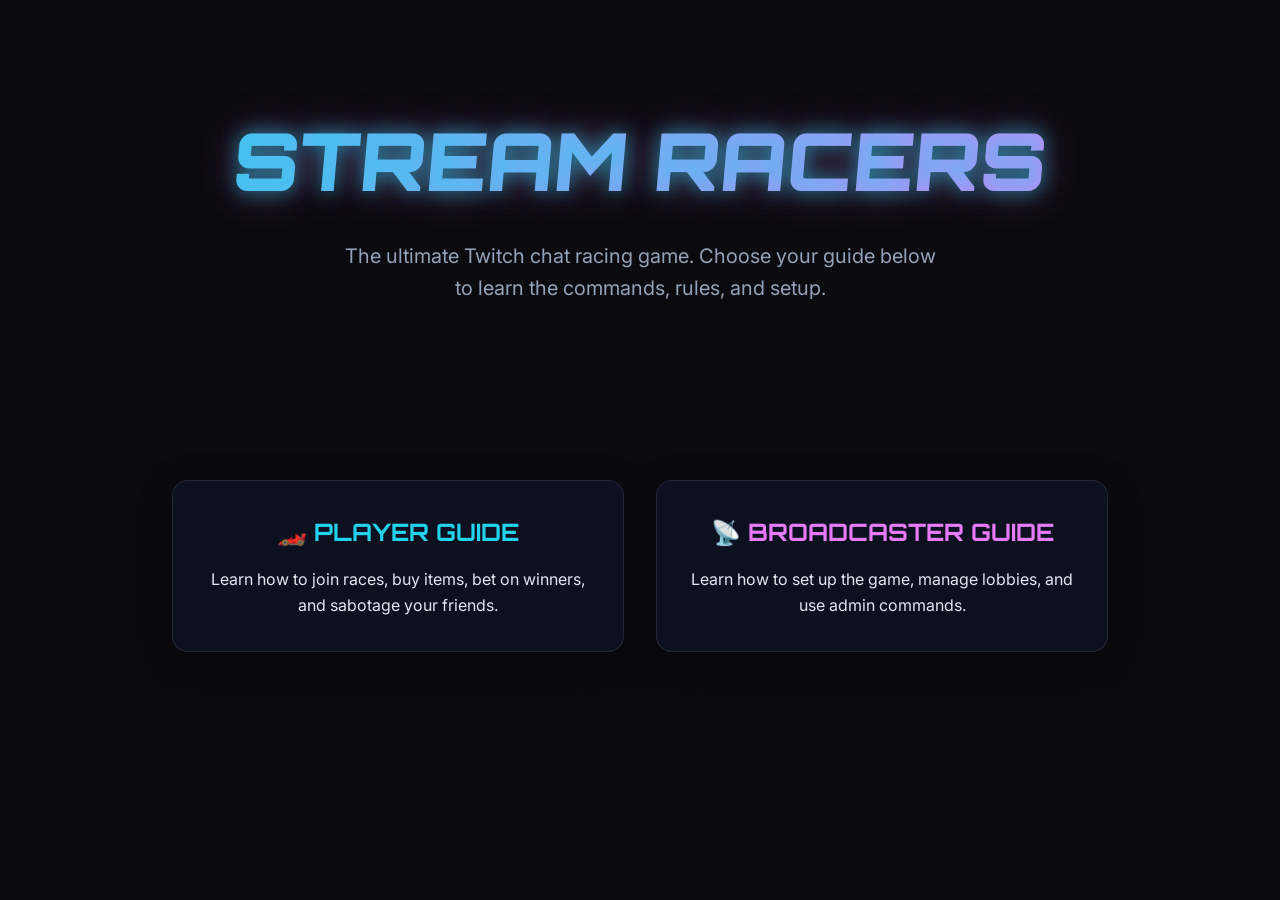
<file: index.html>
<!DOCTYPE html>
<html lang="en">
<head>
    <meta charset="UTF-8">
    <meta name="viewport" content="width=device-width, initial-scale=1.0">
    <title>Stream Racers | Documentation</title>
    <link rel="stylesheet" href="css/style.css">
</head>
<body>
    <div class="hero">
        <h1 class="title">STREAM RACERS</h1>
        <p class="subtitle">The ultimate Twitch chat racing game. Choose your guide below to learn the commands, rules, and setup.</p>
    </div>

    <div class="container home-grid">
        <a href="player-guide.html" class="glass-panel home-card">
            <h2>🏎️ PLAYER GUIDE</h2>
            <p>Learn how to join races, buy items, bet on winners, and sabotage your friends.</p>
        </a>
        <a href="broadcaster-guide.html" class="glass-panel home-card magenta">
            <h2>📡 BROADCASTER GUIDE</h2>
            <p>Learn how to set up the game, manage lobbies, and use admin commands.</p>
        </a>
    </div>
</body>
</html>
</file>
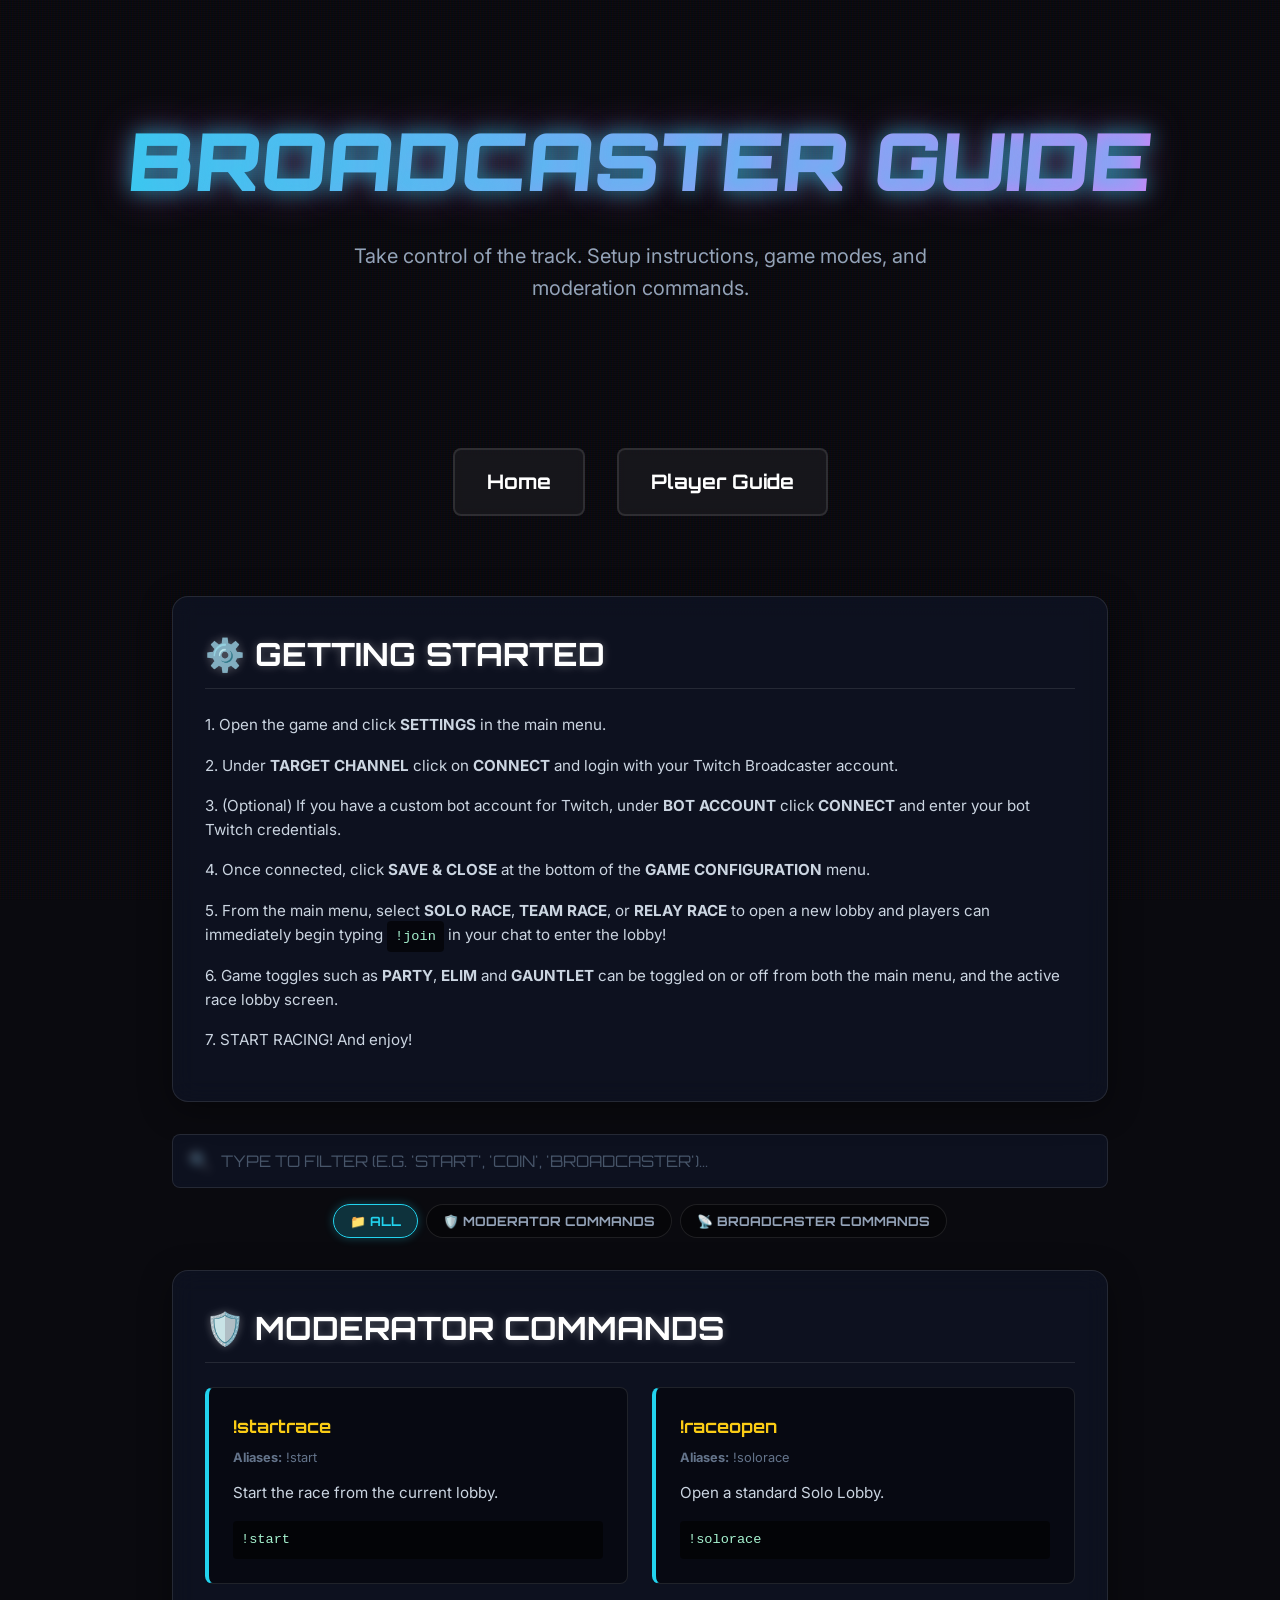
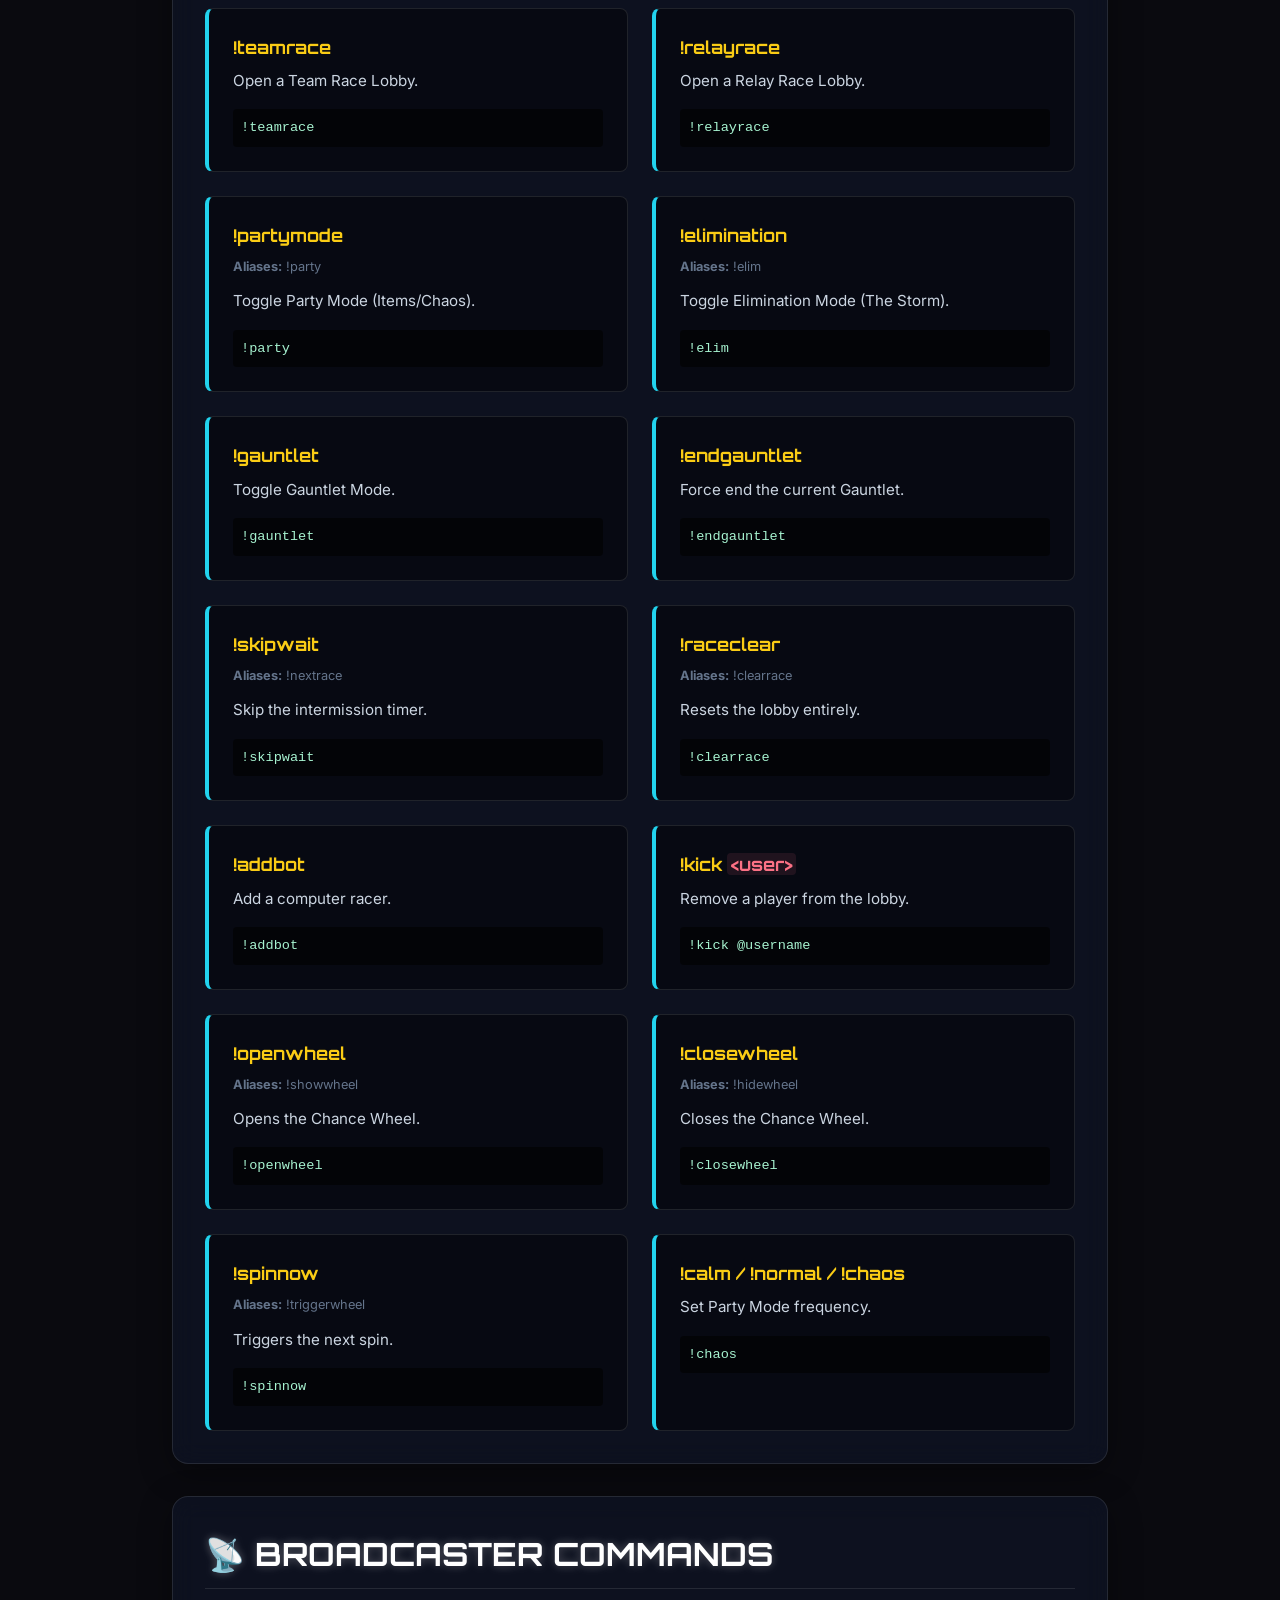
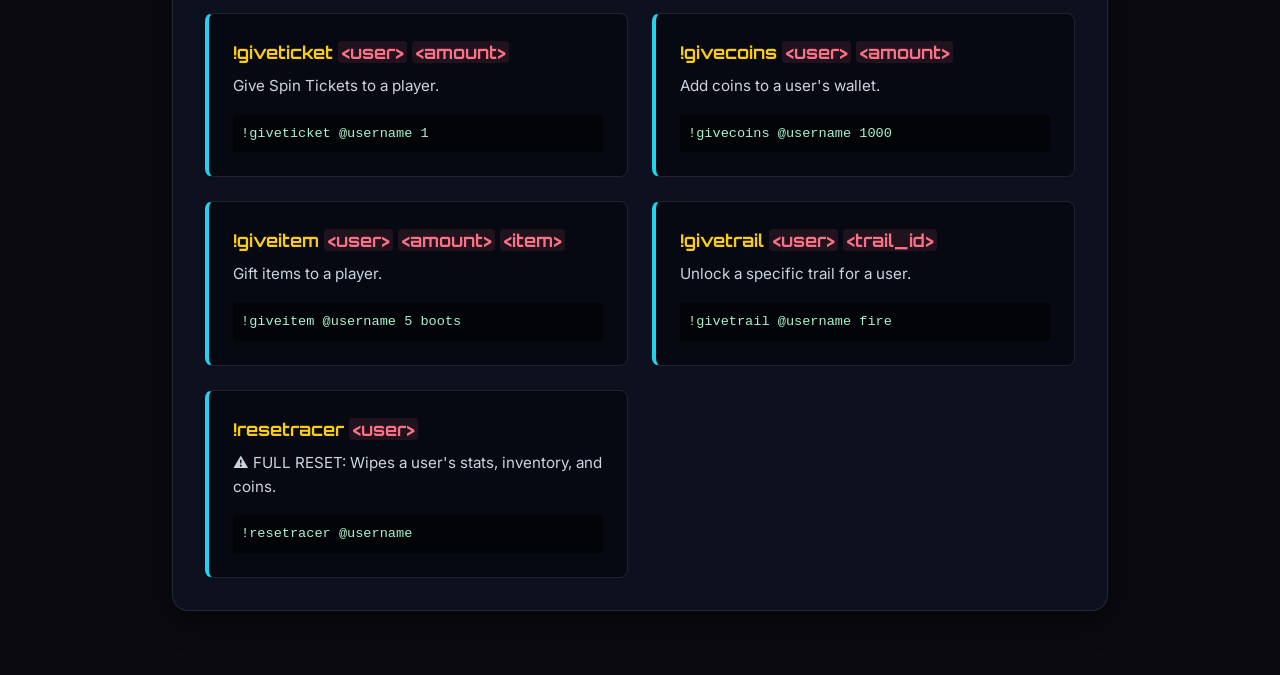
<file: broadcaster-guide.html>
<!DOCTYPE html>
<html lang="en">

<head>
    <meta charset="UTF-8">
    <meta name="viewport" content="width=device-width, initial-scale=1.0">
    <title>Stream Racers | Broadcaster Guide</title>
    <link rel="stylesheet" href="css/style.css">
</head>

<body>
    <div class="hero">
        <h1 class="title">BROADCASTER GUIDE</h1>
        <p class="subtitle">Take control of the track. Setup instructions, game modes, and moderation commands.</p>
    </div>

    <nav>
        <a href="index.html" class="nav-link">Home</a>
        <a href="player-guide.html" class="nav-link">Player Guide</a>
    </nav>

    <div class="container">

        <div class="glass-panel mb-8">
            <h2 class="category-title text-magenta">⚙️ GETTING STARTED</h2>
            <div class="cmd-desc">
                <p class="mb-4">1. Open the game and click <strong>SETTINGS</strong> in the main menu.</p>
                <p class="mb-4">2. Under <strong>TARGET CHANNEL</strong> click on <strong>CONNECT</strong> and login
                    with your Twitch Broadcaster account.</p>
                <p class="mb-4">3. (Optional) If you have a custom bot account for Twitch, under <strong>BOT
                        ACCOUNT</strong> click <strong>CONNECT</strong> and enter your bot Twitch credentials.</p>
                <p class="mb-4">4. Once connected, click <strong>SAVE & CLOSE</strong> at the bottom of the <strong>GAME
                        CONFIGURATION</strong> menu.</p>
                <p class="mb-4">5. From the main menu, select <strong>SOLO RACE</strong>, <strong>TEAM RACE</strong>, or
                    <strong>RELAY RACE</strong> to open a new lobby and players can immediately begin typing <span
                        class="cmd-example">!join</span> in your chat to enter the lobby!
                <p class="mb-4">6. Game toggles such as <strong>PARTY</strong>, <strong>ELIM</strong> and
                    <strong>GAUNTLET</strong> can be toggled on or off from both the main menu, and the active race
                    lobby screen.
                <p class="mb-4">7. START RACING! And enjoy!
            </div>
        </div>

        <div id="commands-container"></div>
    </div>

    <script src="js/data.js"></script>
    <script src="js/main.js"></script>
    <script>
        // Render broadcaster-facing sections
        renderCommands('commands-container', ['MODERATOR', 'BROADCASTER']);
    </script>
</body>

</html>
</file>
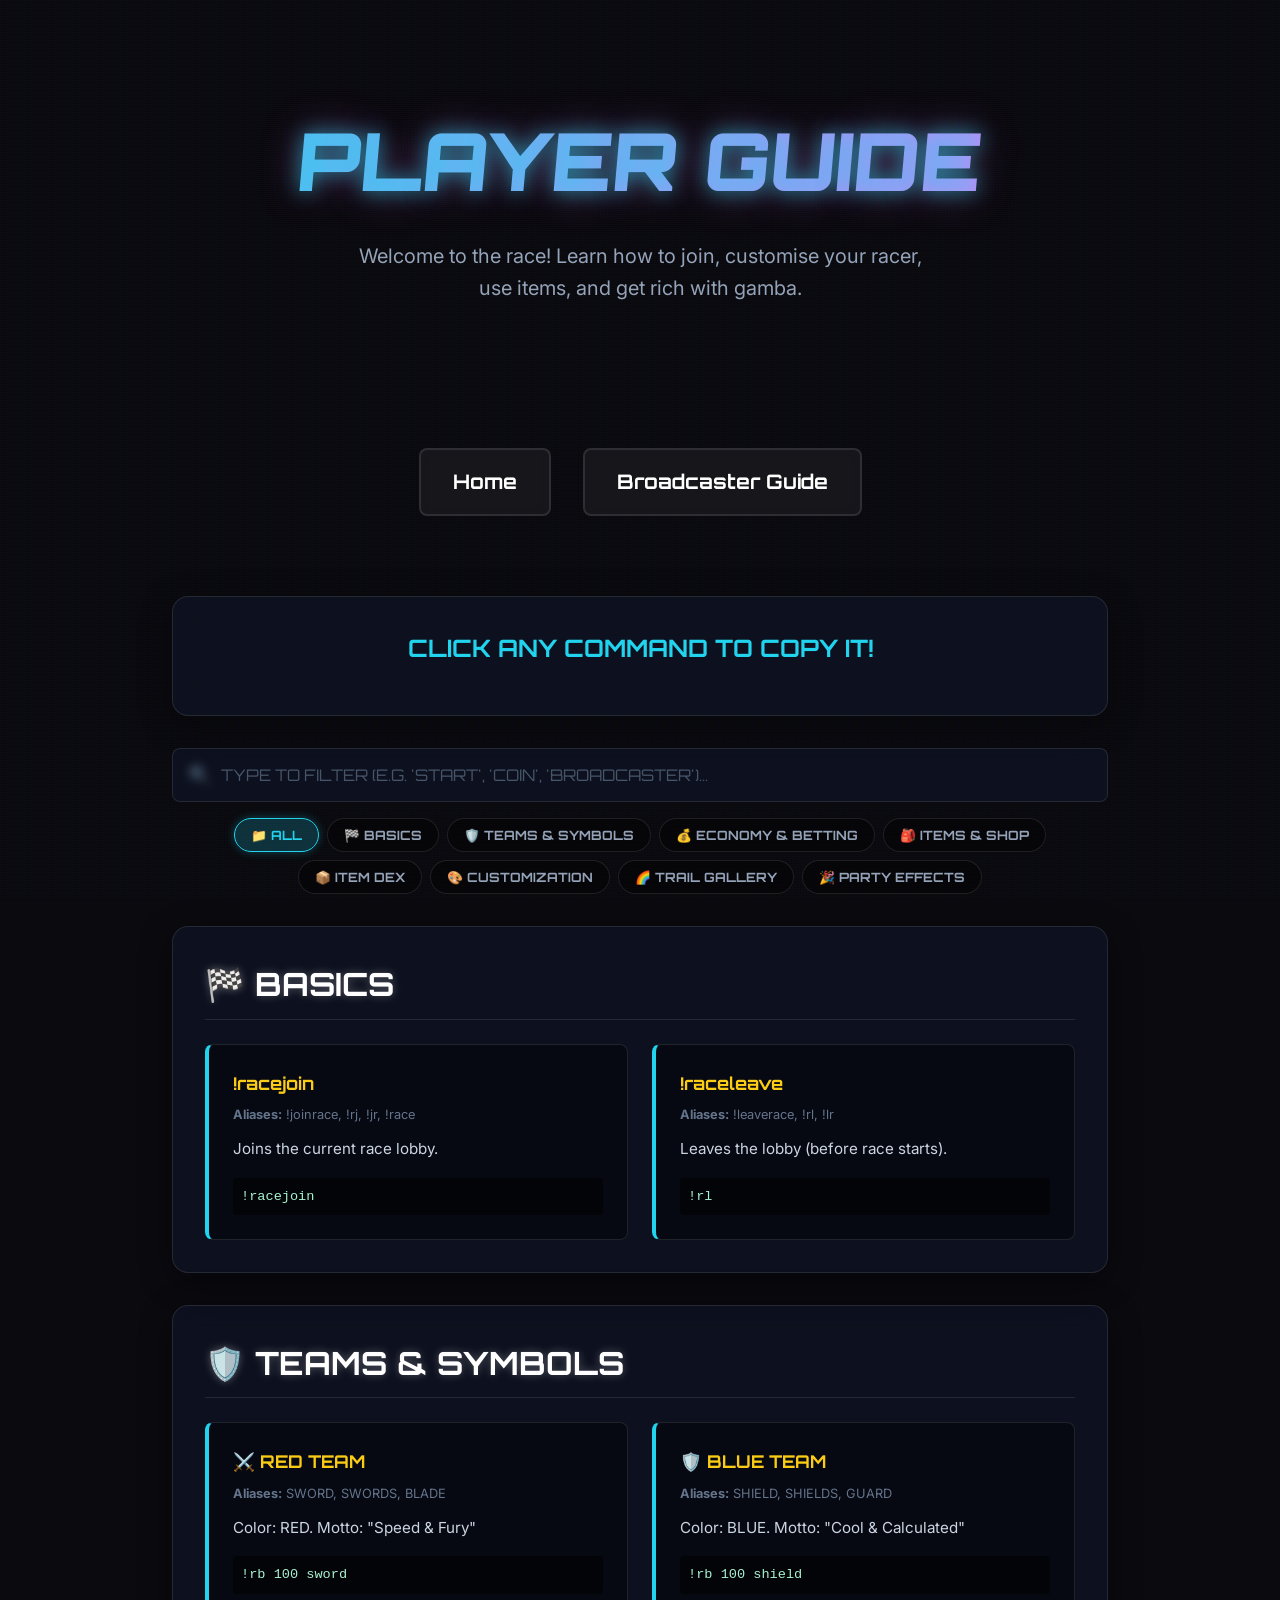
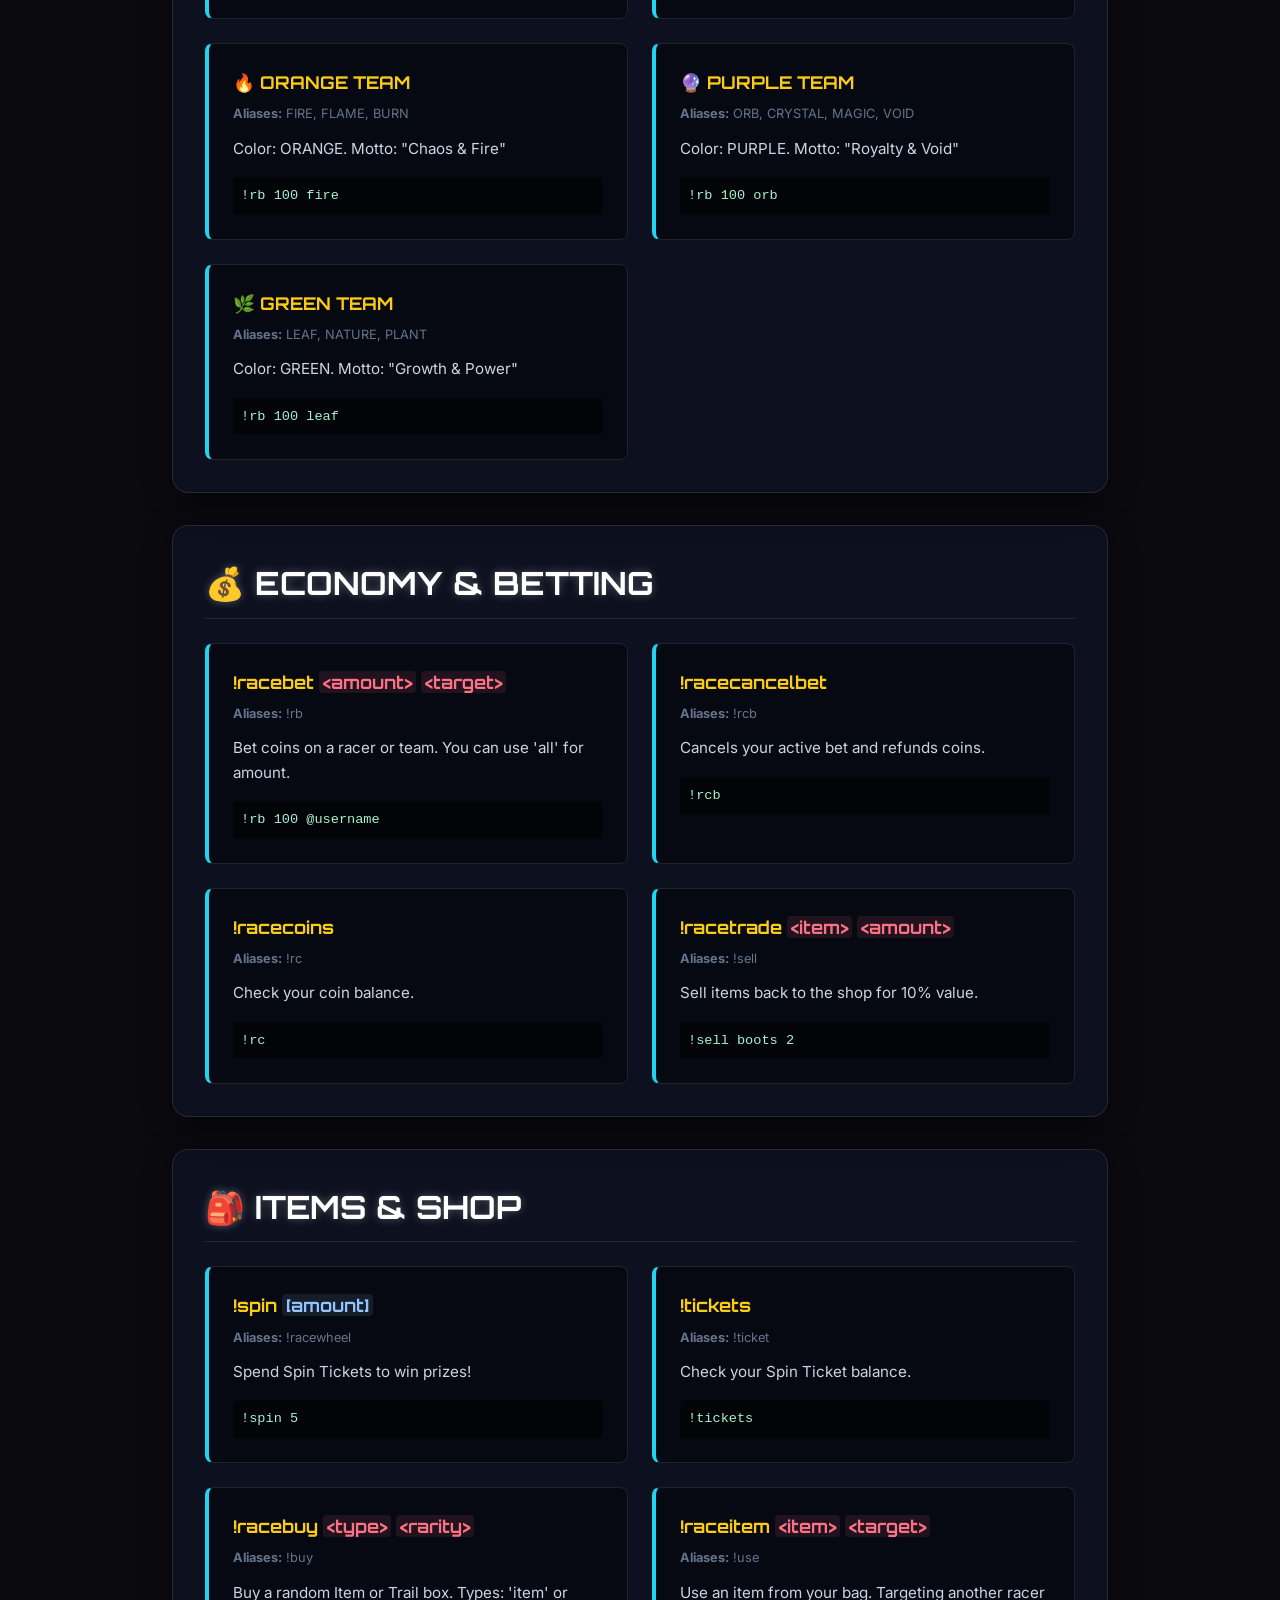
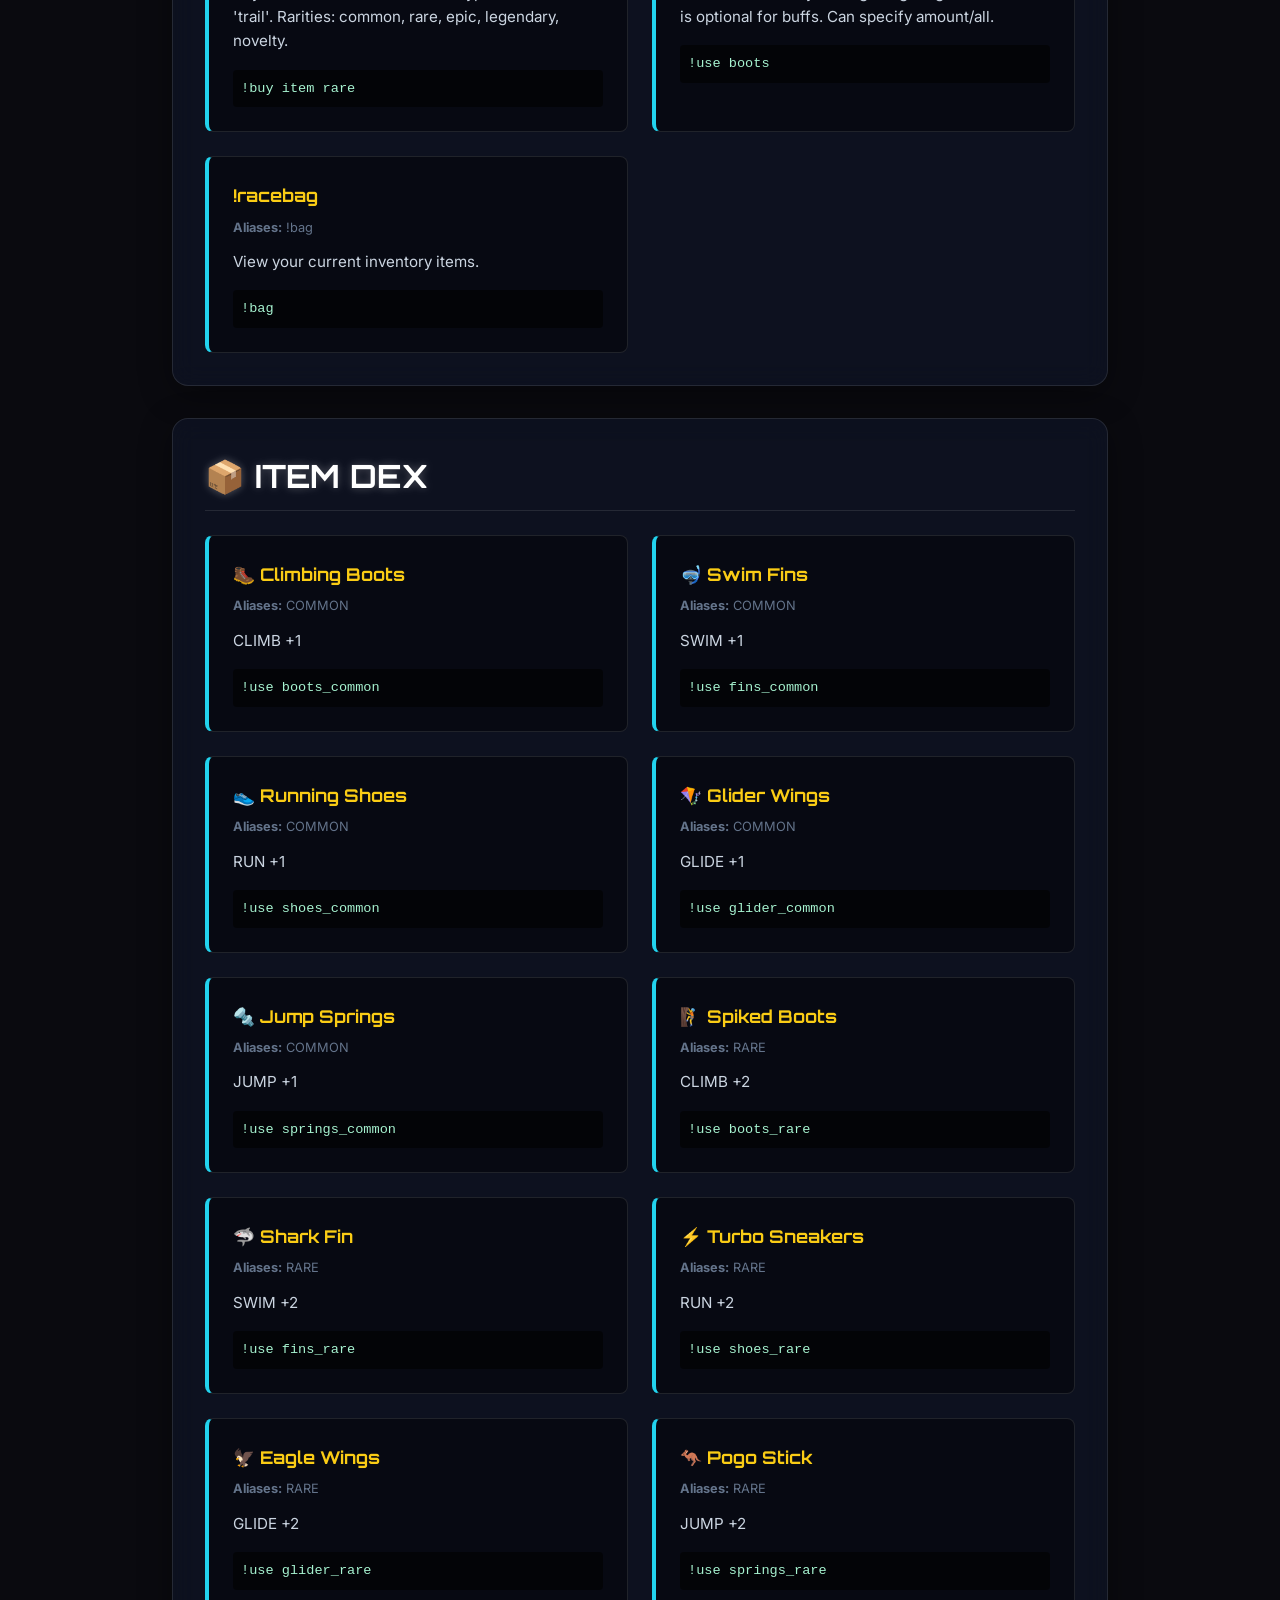
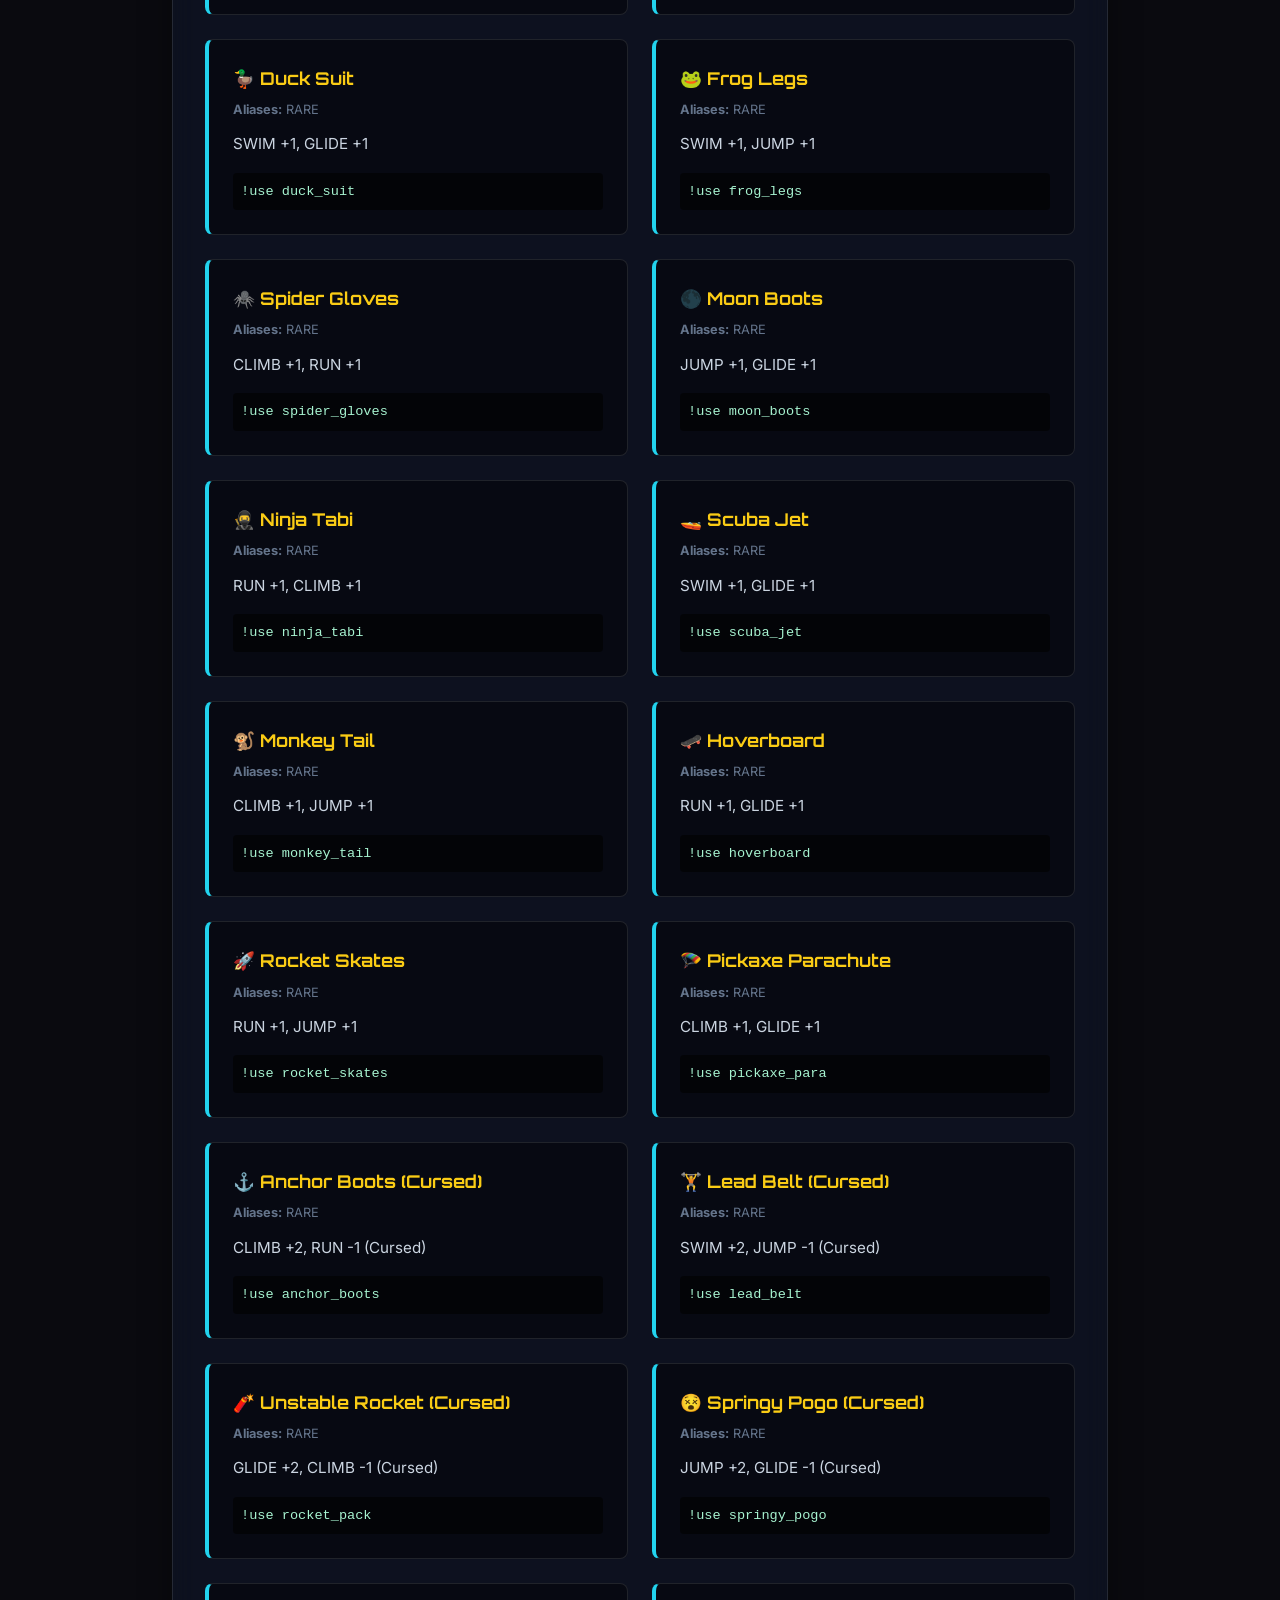
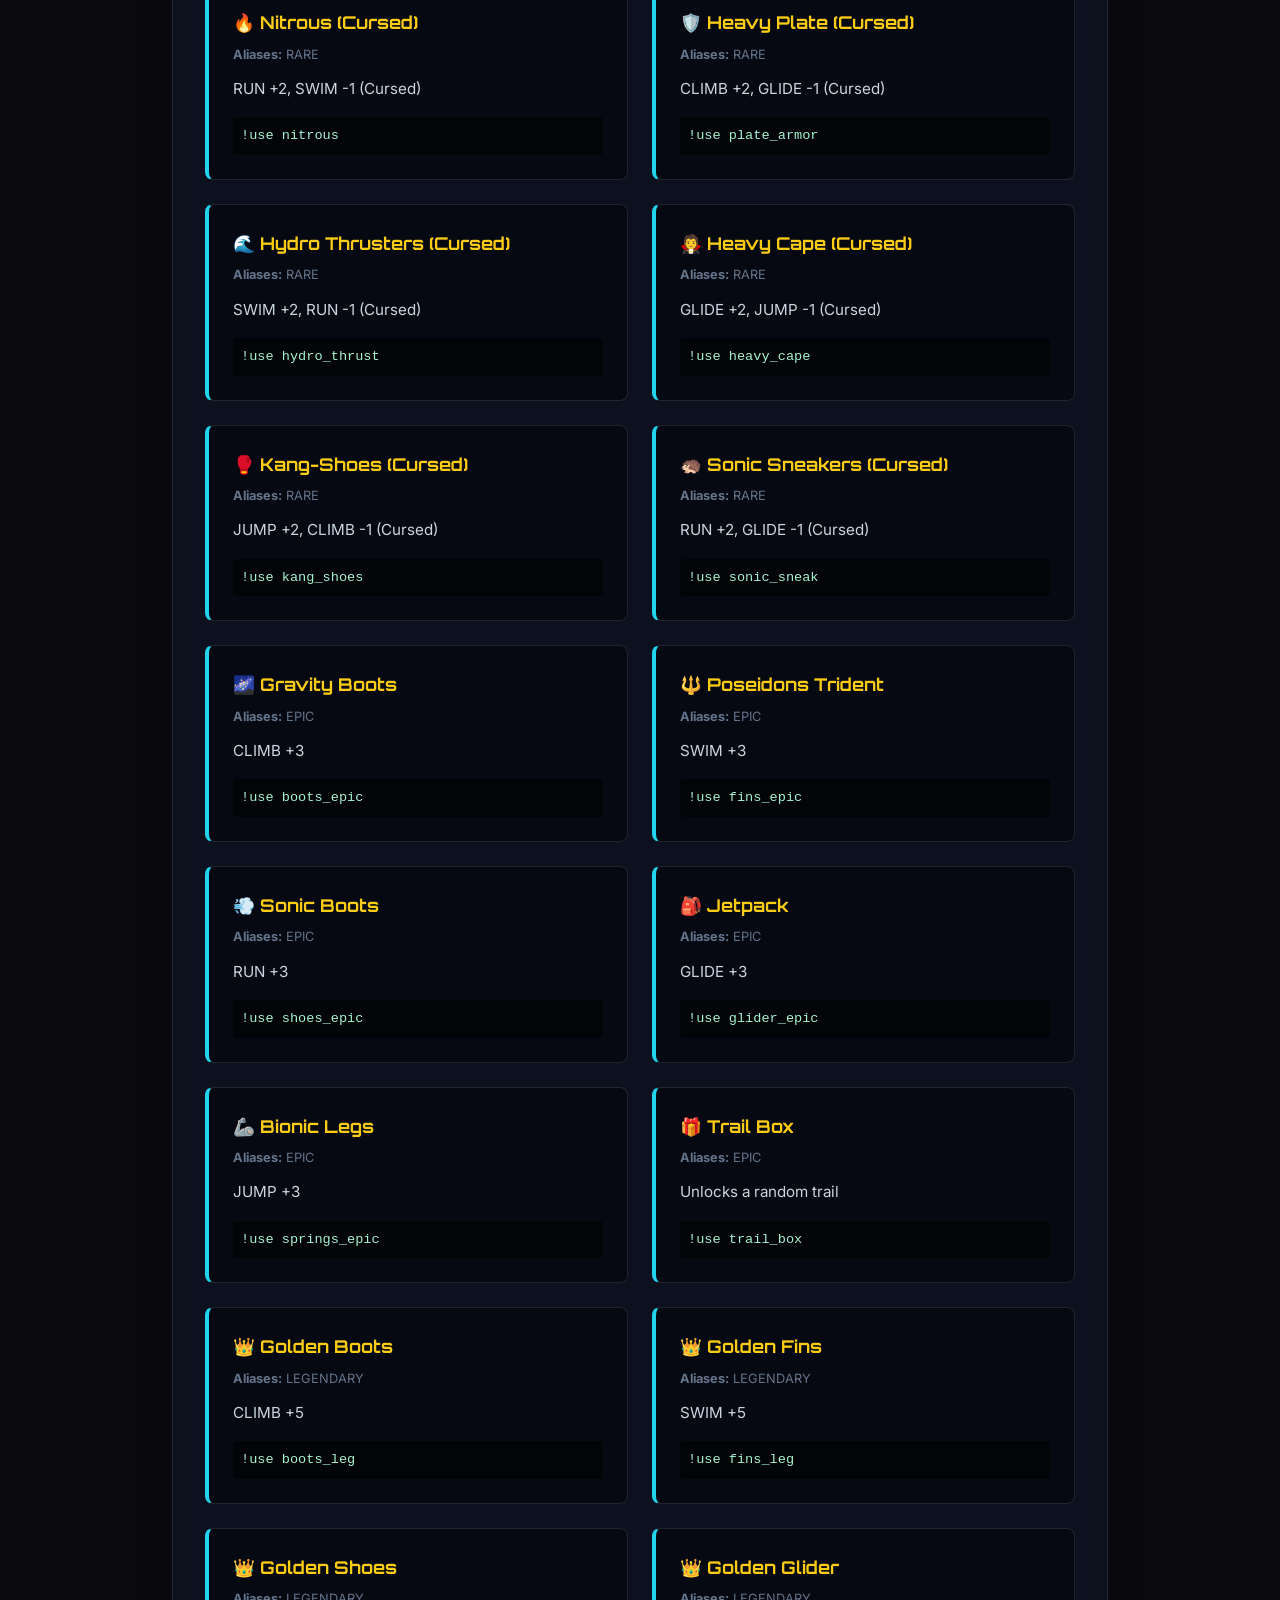
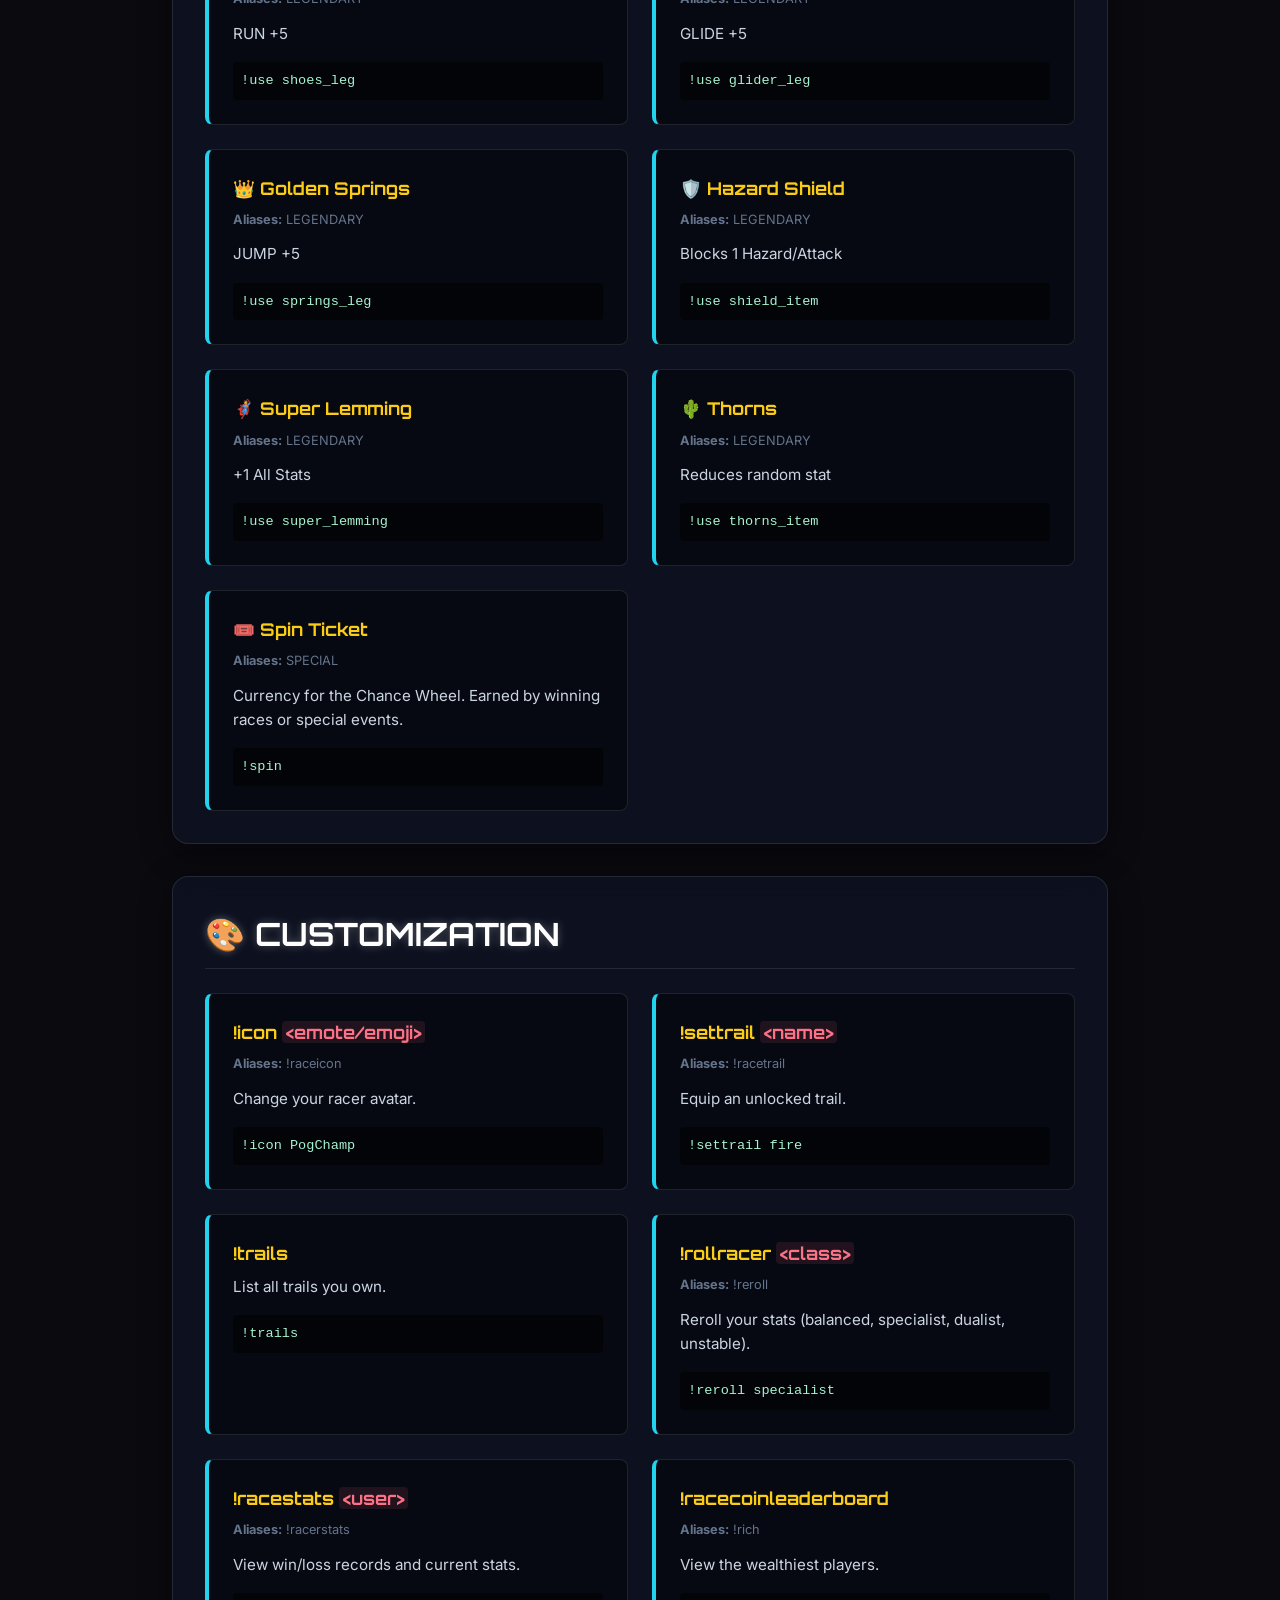
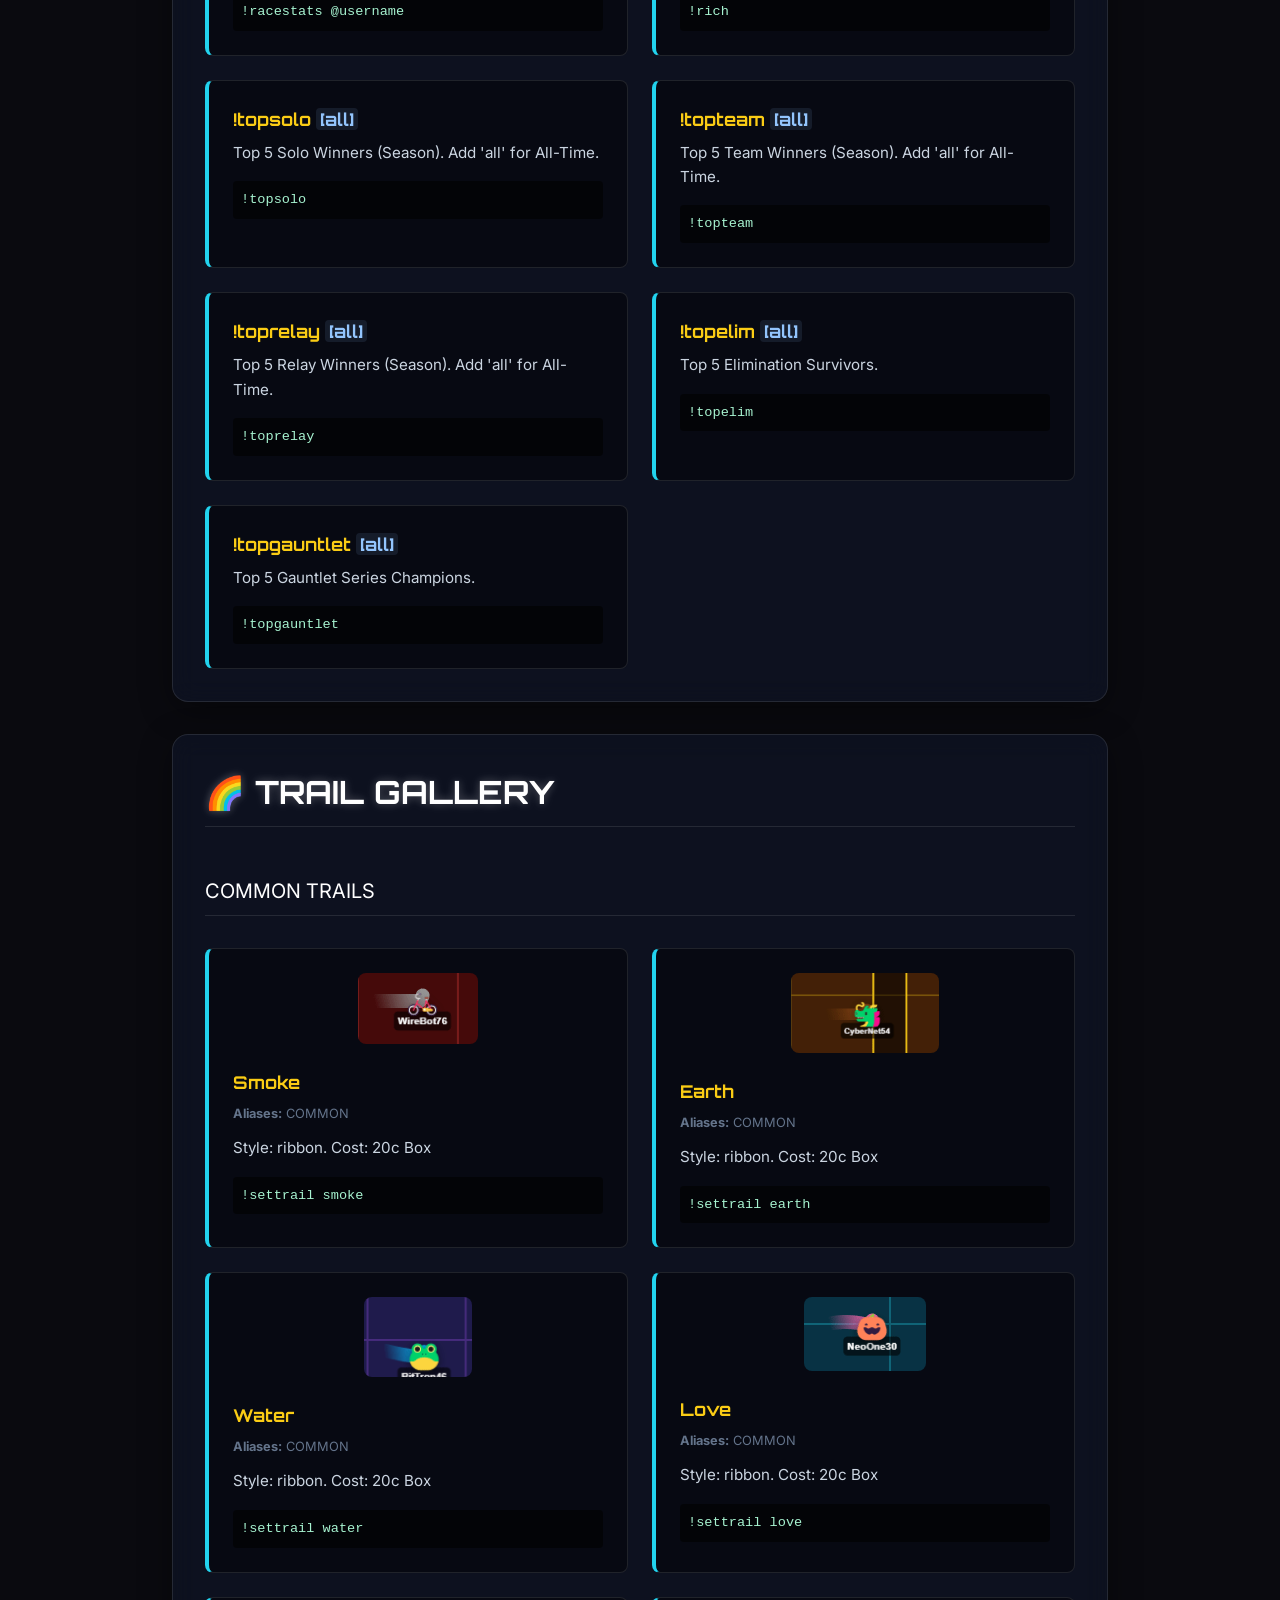
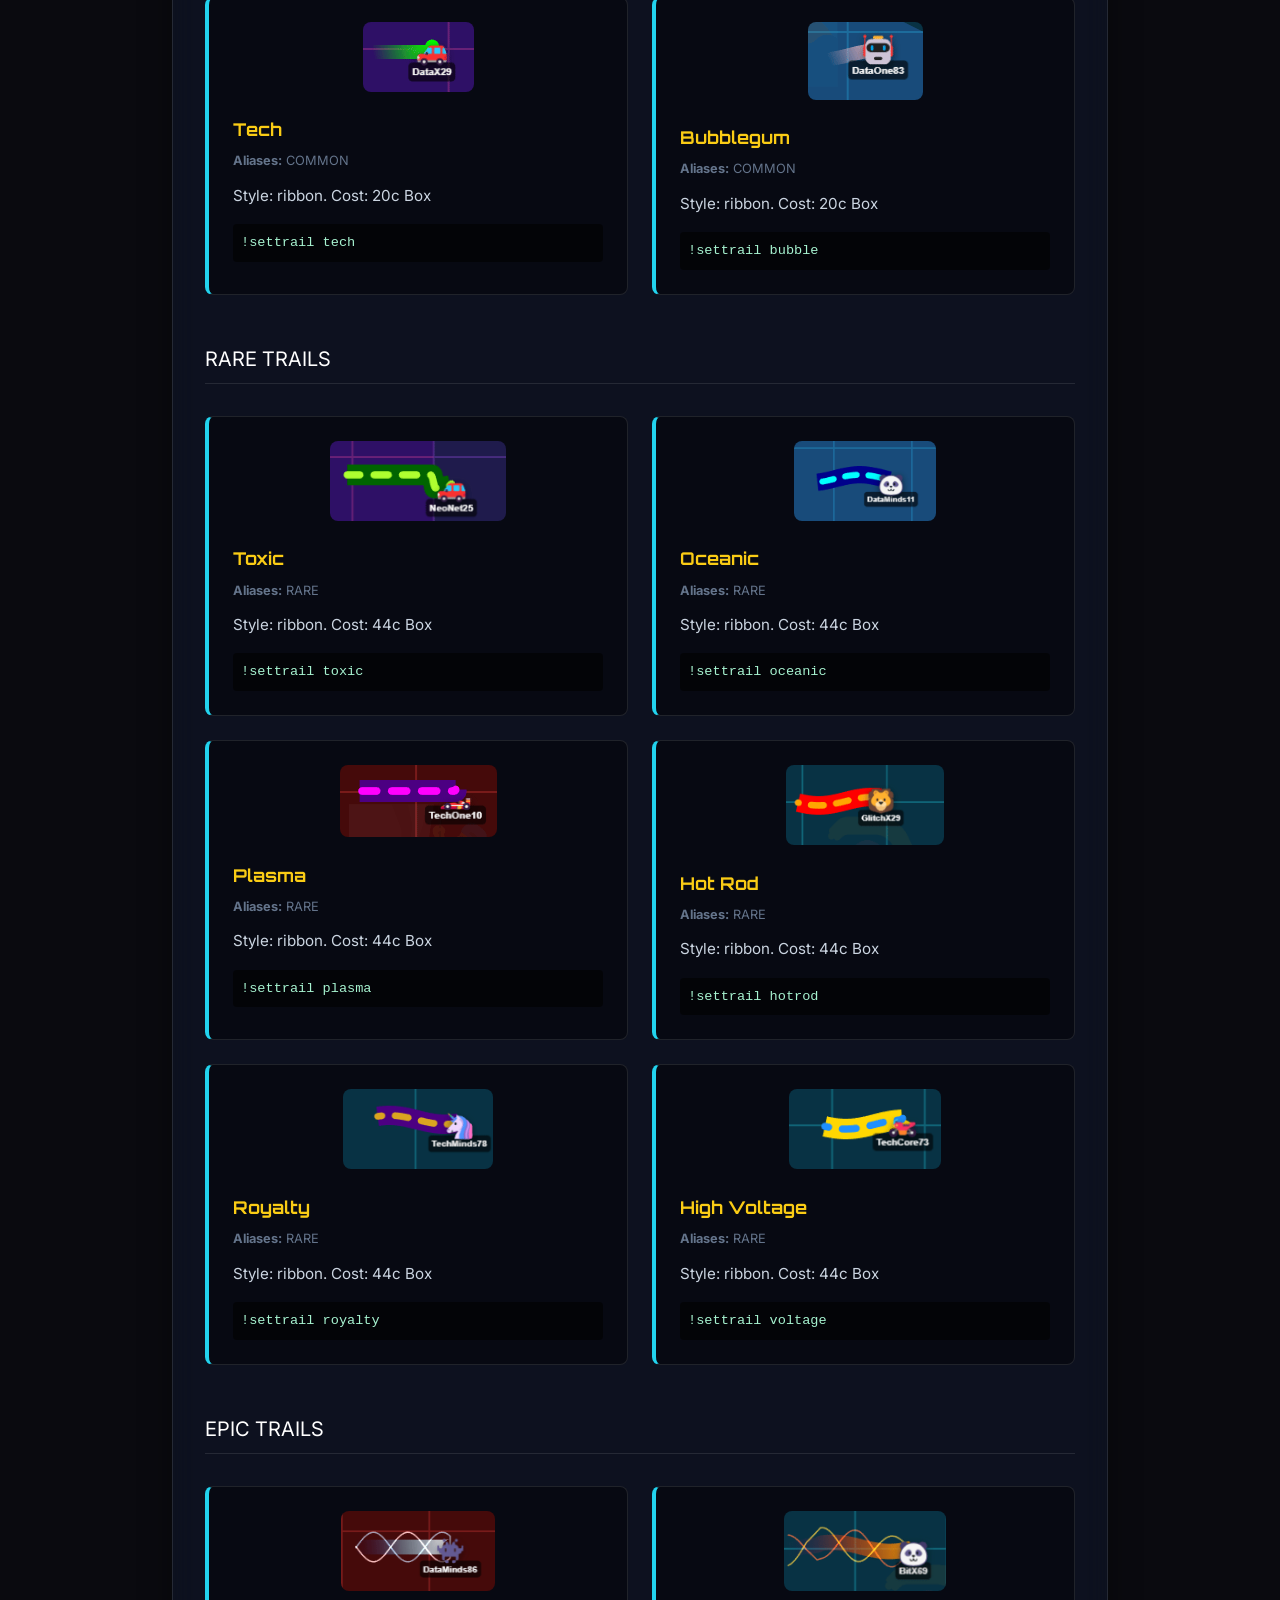
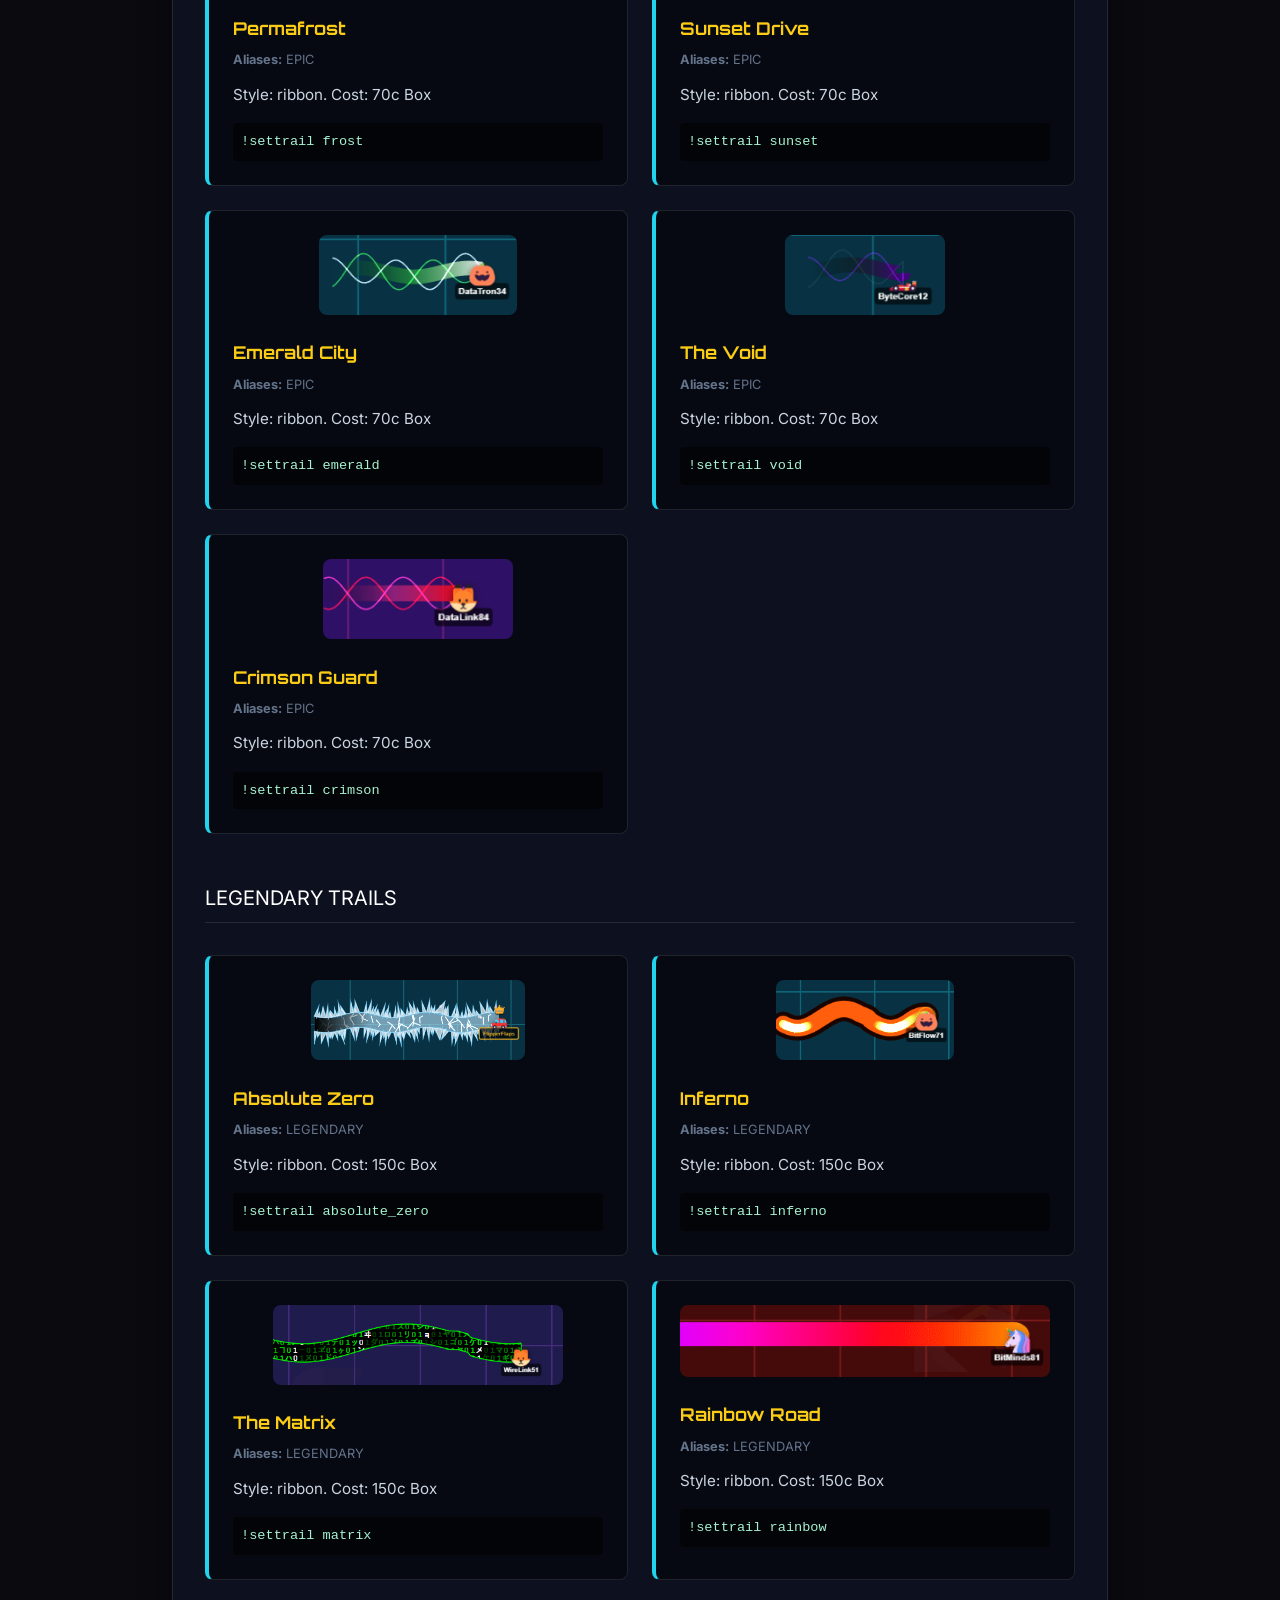
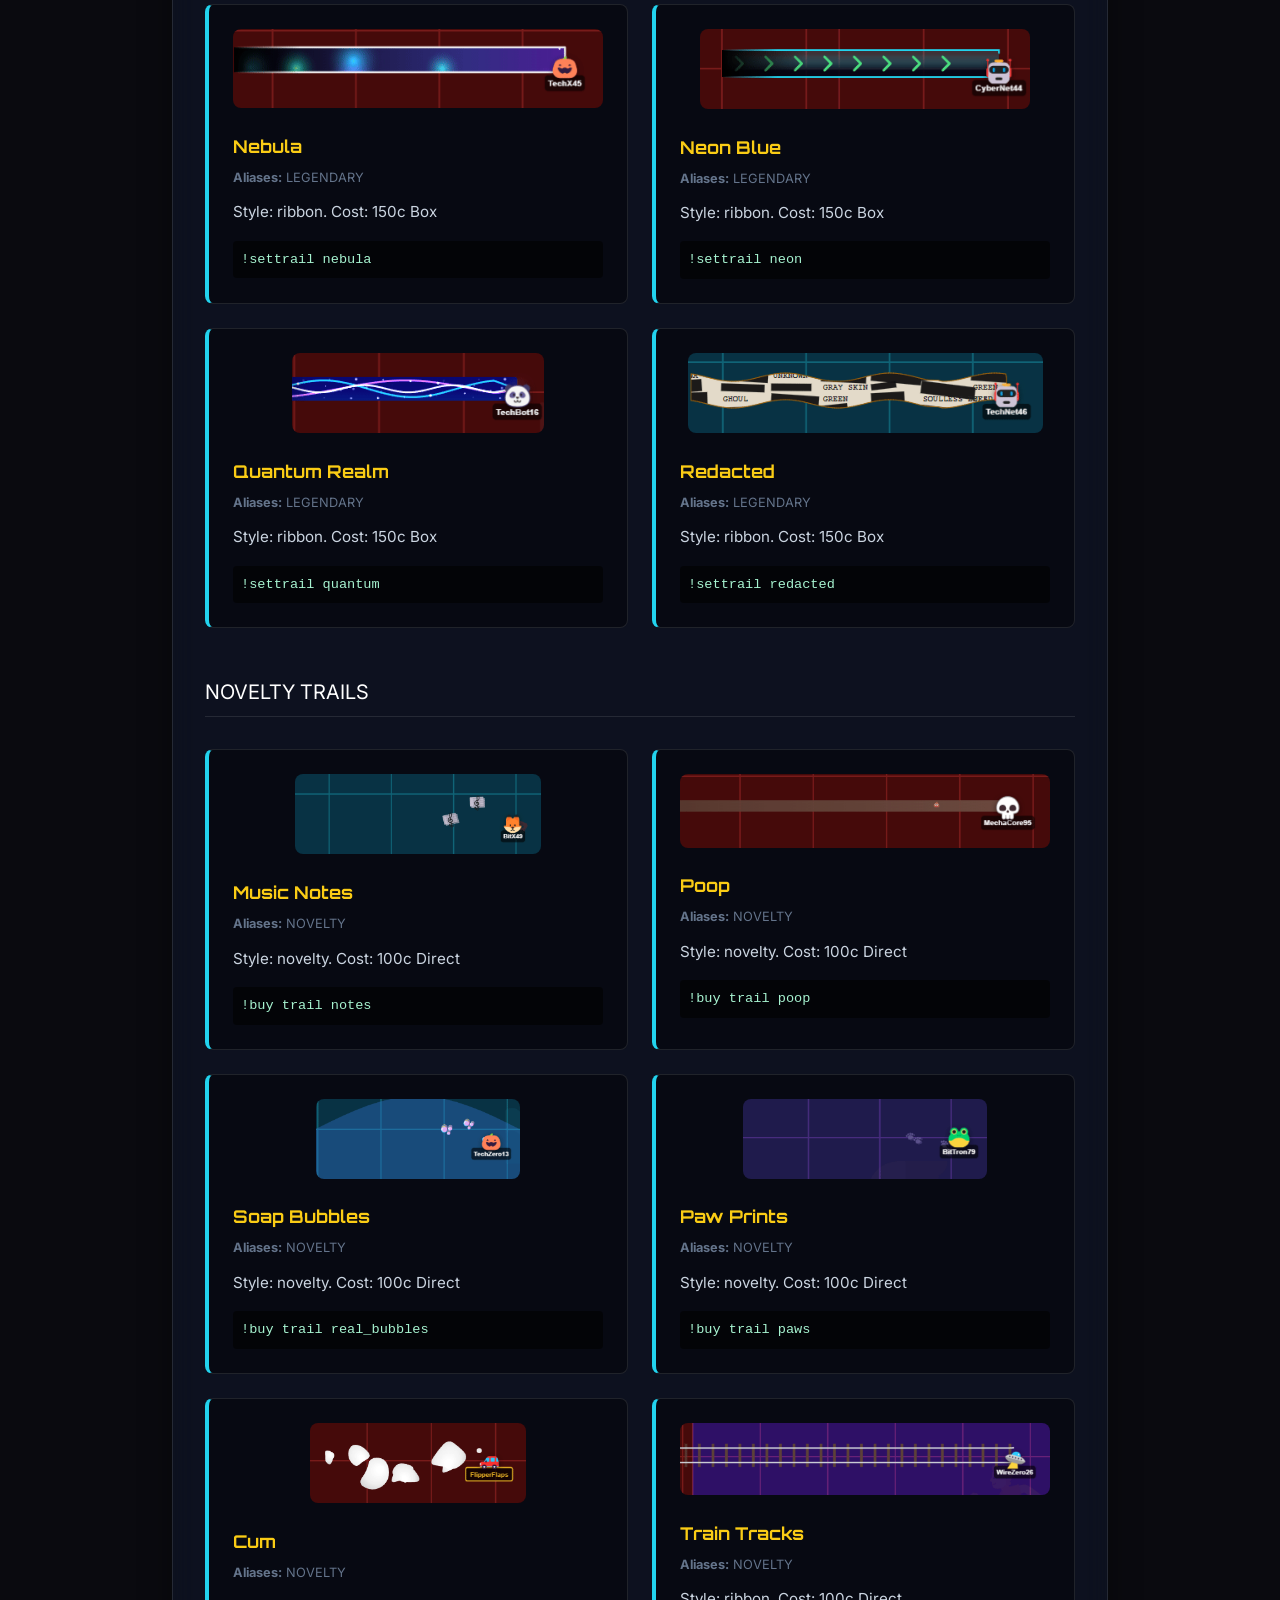
<file: player-guide.html>
<!DOCTYPE html>
<html lang="en">

<head>
    <meta charset="UTF-8">
    <meta name="viewport" content="width=device-width, initial-scale=1.0">
    <title>Stream Racers | Player Guide</title>
    <link rel="stylesheet" href="css/style.css">
</head>

<body>
    <div class="hero">
        <h1 class="title">PLAYER GUIDE</h1>
        <p class="subtitle">Welcome to the race! Learn how to join, customise your racer, use items, and get rich with
            gamba.</p>
    </div>

    <nav>
        <a href="index.html" class="nav-link">Home</a>
        <a href="broadcaster-guide.html" class="nav-link magenta">Broadcaster Guide</a>
    </nav>

    <div class="container">
        <div class="glass-panel text-center mb-8">
            <h2 class="orbitron" style="color: var(--neon-cyan); margin-bottom: 1rem;">Click any command to copy it!
            </h2>
        </div>

        <div id="commands-container"></div>
    </div>

    <script src="js/data.js"></script>
    <script src="js/main.js"></script>
    <script>
        // Render player-facing sections
        renderCommands('commands-container', [
            'BASICS',
            'TEAMS',
            'ECONOMY',
            'ITEMS',
            'DEX',
            'CUSTOMIZATION',
            'GALLERY',
            'PARTY'
        ]);
    </script>
</body>

</html>
</file>
<file: css/style.css>
@import url('https://fonts.googleapis.com/css2?family=Orbitron:wght@400;700;900&family=Inter:wght@400;500;700&display=swap');

:root {
    --bg-dark: #0a0a0f;
    --neon-cyan: #22d3ee;
    --neon-magenta: #e879f9;
    --neon-yellow: #facc15;
    --glass-bg: rgba(15, 23, 42, 0.6);
    --glass-border: rgba(255, 255, 255, 0.1);
}

* {
    box-sizing: border-box;
    margin: 0;
    padding: 0;
}

body {
    background-color: var(--bg-dark);
    color: #e2e8f0;
    font-family: 'Inter', sans-serif;
    line-height: 1.6;
    overflow-x: hidden;
    position: relative;
    min-height: 100vh;
}

/* Scanline Effect */
body::before {
    content: " ";
    display: block;
    position: fixed;
    top: 0;
    left: 0;
    bottom: 0;
    right: 0;
    background: linear-gradient(rgba(18, 16, 16, 0) 50%, rgba(0, 0, 0, 0.25) 50%), linear-gradient(90deg, rgba(255, 0, 0, 0.06), rgba(0, 255, 0, 0.02), rgba(0, 0, 255, 0.06));
    z-index: 2;
    background-size: 100% 2px, 3px 100%;
    pointer-events: none;
}

h1, h2, h3, .orbitron {
    font-family: 'Orbitron', sans-serif;
    text-transform: uppercase;
}

.hero {
    text-align: center;
    padding: 6rem 2rem;
    position: relative;
    z-index: 10;
}

.title {
    font-size: 5rem;
    font-weight: 900;
    color: #fff;
    text-shadow: 0 0 20px rgba(34, 211, 238, 0.6), 0 0 40px rgba(232, 121, 249, 0.4);
    transform: skew(-5deg);
    margin-bottom: 1rem;
    background: linear-gradient(90deg, var(--neon-cyan), var(--neon-magenta));
    -webkit-background-clip: text;
    -webkit-text-fill-color: transparent;
}

.subtitle {
    font-size: 1.25rem;
    color: #94a3b8;
    max-width: 600px;
    margin: 0 auto 3rem auto;
}

.container {
    max-width: 1000px;
    margin: 0 auto;
    padding: 2rem;
    position: relative;
    z-index: 10;
}

/* Glassmorphism */
.glass-panel {
    background: var(--glass-bg);
    backdrop-filter: blur(12px);
    -webkit-backdrop-filter: blur(12px);
    border: 1px solid var(--glass-border);
    border-radius: 16px;
    padding: 2rem;
    margin-bottom: 2rem;
    box-shadow: 0 8px 32px 0 rgba(0, 0, 0, 0.37);
    transition: transform 0.3s ease, box-shadow 0.3s ease;
}

/* Links & Nav */
nav {
    display: flex;
    justify-content: center;
    gap: 2rem;
    margin-bottom: 3rem;
    z-index: 10;
    position: relative;
}

.nav-link {
    display: inline-block;
    padding: 1rem 2rem;
    text-decoration: none;
    color: #fff;
    font-family: 'Orbitron', sans-serif;
    font-weight: 700;
    font-size: 1.25rem;
    border: 2px solid var(--glass-border);
    border-radius: 8px;
    background: rgba(255, 255, 255, 0.05);
    backdrop-filter: blur(5px);
    transition: all 0.2s ease-out;
}

.nav-link:hover {
    border-color: var(--neon-cyan);
    box-shadow: 0 0 15px rgba(34, 211, 238, 0.4);
    transform: translateY(-2px);
    background: rgba(34, 211, 238, 0.1);
}

.nav-link.magenta:hover {
    border-color: var(--neon-magenta);
    box-shadow: 0 0 15px rgba(232, 121, 249, 0.4);
    background: rgba(232, 121, 249, 0.1);
}

/* Commands Grid */
.commands-grid {
    display: grid;
    grid-template-columns: repeat(auto-fill, minmax(400px, 1fr));
    gap: 1.5rem;
}

.command-card {
    background: rgba(0, 0, 0, 0.4);
    border: 1px solid rgba(255, 255, 255, 0.1);
    border-left: 4px solid var(--neon-cyan);
    border-radius: 8px;
    padding: 1.5rem;
    transition: all 0.2s ease;
    cursor: pointer;
}

.command-card:hover {
    background: rgba(34, 211, 238, 0.05);
    border-color: rgba(34, 211, 238, 0.3);
    box-shadow: 0 4px 12px rgba(0, 0, 0, 0.5);
    transform: translateX(4px);
}

.cmd-title {
    font-family: 'Orbitron', sans-serif;
    font-size: 1.1rem;
    font-weight: 700;
    color: var(--neon-yellow);
    margin-bottom: 0.5rem;
}

.cmd-aliases {
    font-size: 0.8rem;
    color: #64748b;
    margin-bottom: 0.75rem;
}

.cmd-desc {
    font-size: 0.95rem;
    color: #cbd5e1;
    margin-bottom: 1rem;
}

.cmd-example {
    background: rgba(0,0,0,0.6);
    padding: 0.5rem;
    border-radius: 4px;
    font-family: monospace;
    font-size: 0.85rem;
    color: #a7f3d0;
}

.category-title {
    font-size: 2rem;
    margin-bottom: 1.5rem;
    border-bottom: 1px solid rgba(255,255,255,0.1);
    padding-bottom: 0.5rem;
    color: #fff;
    text-shadow: 0 0 10px rgba(255,255,255,0.3);
}

/* Utils */
.mb-2 { margin-bottom: 0.5rem; }
.mb-4 { margin-bottom: 1rem; }
.mb-8 { margin-bottom: 2rem; }
.text-center { text-align: center; }

/* Home Grid */
.home-grid {
    display: grid;
    grid-template-columns: 1fr 1fr;
    gap: 2rem;
}

.home-card {
    text-align: center;
    text-decoration: none;
    color: inherit;
    display: block;
}

.home-card h2 {
    color: var(--neon-cyan);
    margin-bottom: 1rem;
}

.home-card.magenta h2 {
    color: var(--neon-magenta);
}

.home-card:hover {
    transform: translateY(-5px);
    box-shadow: 0 10px 40px rgba(0,0,0,0.5);
}

.scroll-top-btn {
    position: fixed;
    bottom: 2rem;
    right: 2rem;
    width: 60px;
    height: 60px;
    border-radius: 50%;
    background: rgba(34, 211, 238, 0.2);
    border: 2px solid var(--neon-cyan);
    color: var(--neon-cyan);
    font-family: 'Orbitron', sans-serif;
    font-size: 0.8rem;
    font-weight: bold;
    cursor: pointer;
    backdrop-filter: blur(5px);
    box-shadow: 0 0 15px rgba(34, 211, 238, 0.3);
    opacity: 0;
    visibility: hidden;
    transform: translateY(20px);
    transition: all 0.3s cubic-bezier(0.175, 0.885, 0.32, 1.275);
    z-index: 1000;
}

.scroll-top-btn.visible {
    opacity: 1;
    visibility: visible;
    transform: translateY(0);
}

.scroll-top-btn:hover {
    background: var(--neon-cyan);
    color: #000;
    box-shadow: 0 0 25px rgba(34, 211, 238, 0.6);
    transform: translateY(-5px);
}

.syntax-arg.required {
    color: #fb7185;
    background: rgba(251, 113, 133, 0.1);
    padding: 0 4px;
    border-radius: 4px;
}

.syntax-arg.optional {
    color: #93c5fd;
    background: rgba(147, 197, 253, 0.1);
    padding: 0 4px;
    border-radius: 4px;
}

/* Search Input */
.search-wrapper {
    position: relative;
    width: 100%;
}

.search-icon {
    position: absolute;
    left: 1rem;
    top: 50%;
    transform: translateY(-50%);
    font-size: 1.2rem;
    color: #94a3b8;
    pointer-events: none;
}

.search-input {
    width: 100%;
    padding: 1rem 1rem 1rem 3rem;
    background: rgba(15, 23, 42, 0.6);
    border: 1px solid rgba(255, 255, 255, 0.1);
    border-radius: 8px;
    color: #fff;
    font-family: 'Orbitron', sans-serif;
    font-size: 1rem;
    backdrop-filter: blur(5px);
    transition: all 0.3s ease;
}

.search-input:focus {
    outline: none;
    border-color: var(--neon-cyan);
    box-shadow: 0 0 15px rgba(34, 211, 238, 0.3);
}

.search-input::placeholder {
    color: #475569;
}

/* Category Pills */
.pills-wrapper {
    display: flex;
    flex-wrap: wrap;
    gap: 0.5rem;
    justify-content: center;
}

.category-pill {
    padding: 0.5rem 1rem;
    background: rgba(0, 0, 0, 0.4);
    border: 1px solid rgba(255, 255, 255, 0.1);
    border-radius: 20px;
    color: #94a3b8;
    font-family: 'Orbitron', sans-serif;
    font-size: 0.8rem;
    font-weight: 700;
    cursor: pointer;
    transition: all 0.2s ease;
}

.category-pill:hover {
    background: rgba(34, 211, 238, 0.1);
    border-color: rgba(34, 211, 238, 0.3);
    color: #fff;
}

.category-pill.active {
    background: rgba(34, 211, 238, 0.2);
    border-color: var(--neon-cyan);
    color: var(--neon-cyan);
    box-shadow: 0 0 10px rgba(34, 211, 238, 0.3);
}
</file>
